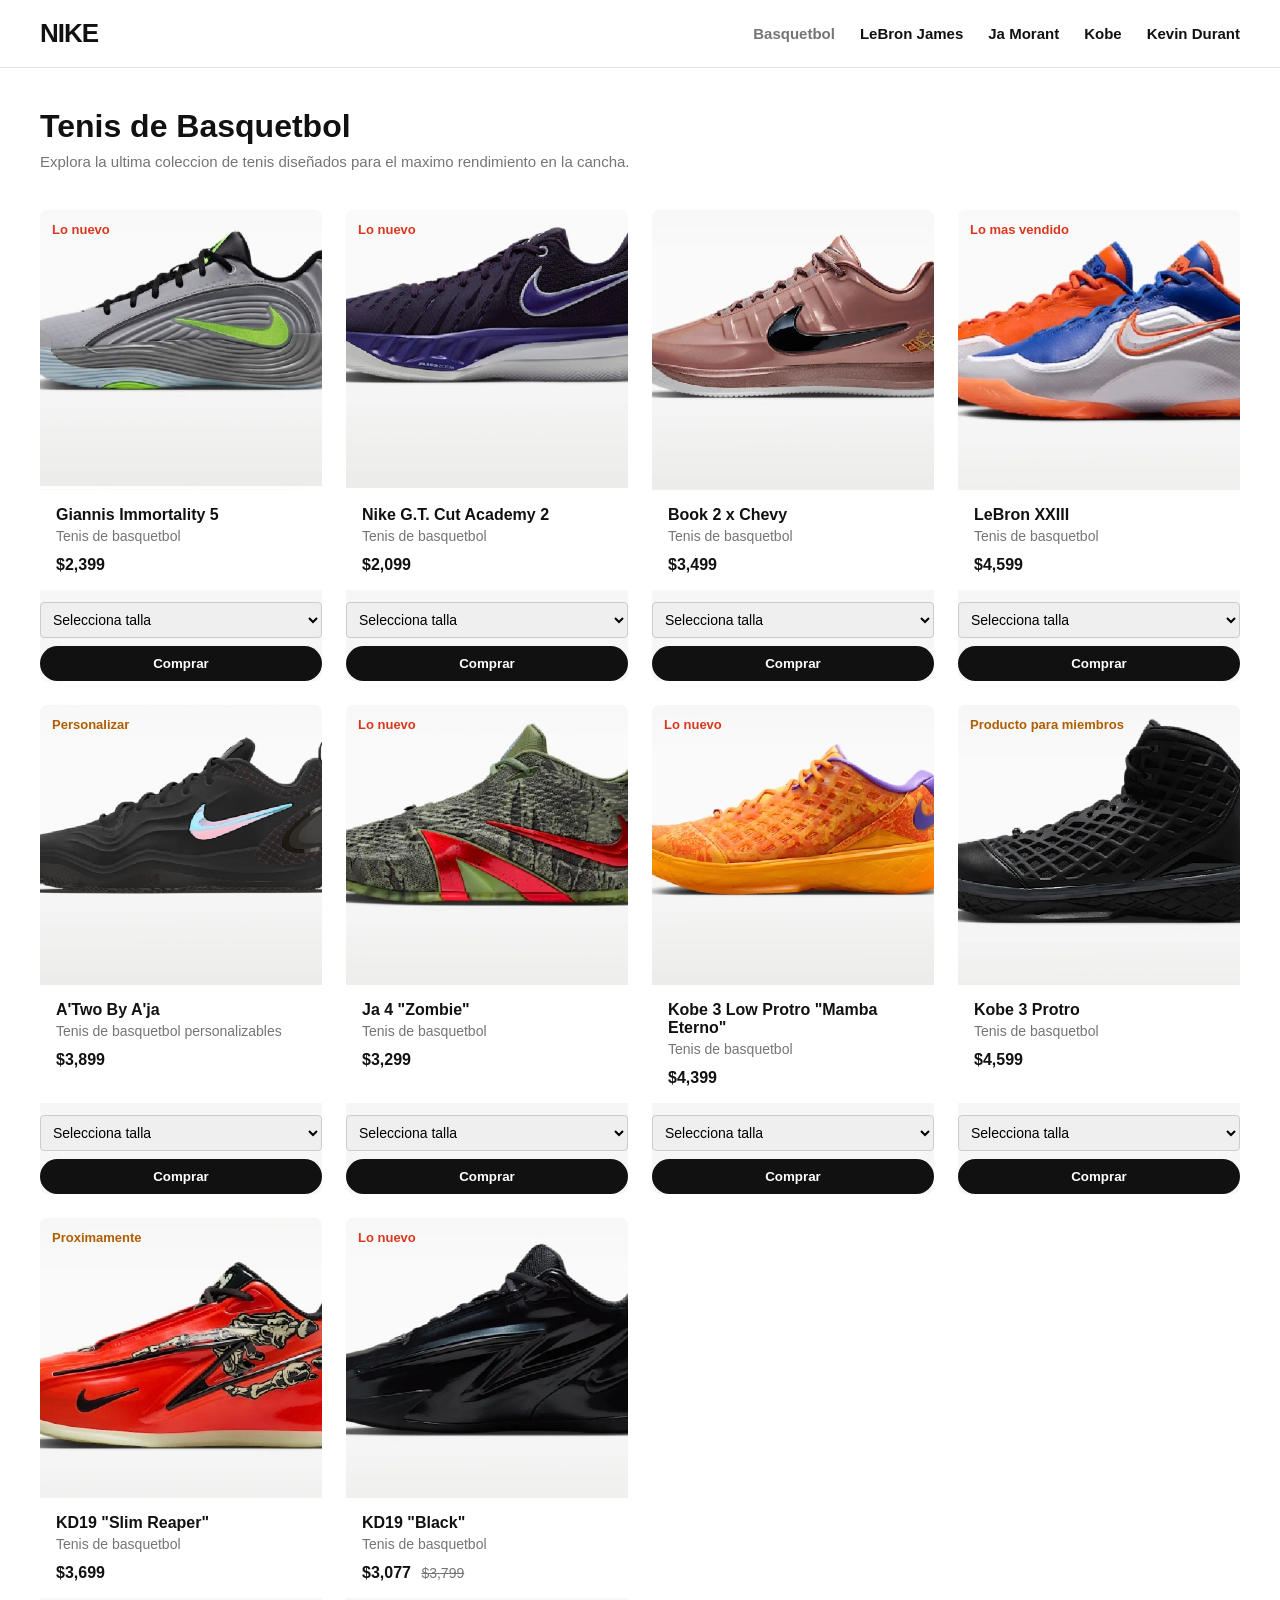
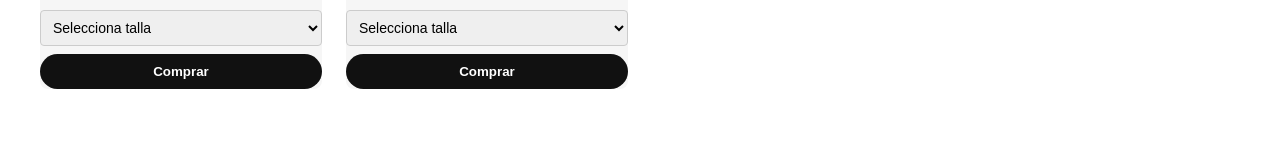
<file: index.html>
<!DOCTYPE html>
<html lang="es">
<head>
    <meta charset="UTF-8">
    <meta name="viewport" content="width=device-width, initial-scale=1.0">
    <title>Nike Basquetbol</title>
    <link rel="stylesheet" href="estilo.css">
</head>
<body>

    <!-- Navegacion -->
    <header>
        <nav class="navbar">
            <div class="logo">NIKE</div>
            <ul class="nav-links">
                <li><a href="#" class="active">Basquetbol</a></li>
                <li><a href="#">LeBron James</a></li>
                <li><a href="#">Ja Morant</a></li>
                <li><a href="#">Kobe</a></li>
                <li><a href="#">Kevin Durant</a></li>
            </ul>
        </nav>
    </header>

    <!-- Encabezado de la Seccion -->
    <section class="catalog-header">
        <h1>Tenis de Basquetbol</h1>
        <p>Explora la ultima coleccion de tenis diseñados para el maximo rendimiento en la cancha.</p>
    </section>

    <!-- Catalogo de Productos -->
    <main class="products-container">

        <!-- Producto 1 -->
        <div class="product-card">
            <div class="badge red">Lo nuevo</div>
            <div class="img-box">
                <img src="Giannis immortality 5.jpeg" alt="Giannis Immortality 5">
            </div>
            <div class="product-info">
                <h3>Giannis Immortality 5</h3>
                <p class="category">Tenis de basquetbol</p>
                <p class="price">$2,399</p>
            </div>
            <div class="purchase-box">
            <select id="talla-giannis-immortality-5" class="select-size">
              <option value="">Selecciona talla</option>
              <option value="23">23 cm</option>
              <option value="24">24 cm</option>
              <option value="25">25 cm</option>
              <option value="26">26 cm</option>
              <option value="27">27 cm</option>
              <option value="28">28 cm</option>
              <option value="29">29 cm</option>
            </select>
            <button class="btn-comprar" onclick="comprarProducto('Giannis Immortality 5', 2399, 'Giannis immortality 5.jpeg', 'talla-giannis-immortality-5')">Comprar</button>
            </div>
        </div>

        <!-- Producto 2 -->
        <div class="product-card">
            <div class="badge red">Lo nuevo</div>
            <div class="img-box">
                <img src="Nike G.T.cut Academy 2.jpeg" alt="Nike G.T. Cut Academy 2">
            </div>
            <div class="product-info">
                <h3>Nike G.T. Cut Academy 2</h3>
                <p class="category">Tenis de basquetbol</p>
                <p class="price">$2,099</p>
            </div>
            <div class="purchase-box">
            <select id="talla-nike-gt-cut-academy-2" class="select-size">
              <option value="">Selecciona talla</option>
              <option value="23">23 cm</option>
              <option value="24">24 cm</option>
              <option value="25">25 cm</option>
              <option value="26">26 cm</option>
              <option value="27">27 cm</option>
              <option value="28">28 cm</option>
              <option value="29">29 cm</option>
            </select>
            <button class="btn-comprar" onclick="comprarProducto('Nike G.T. Cut Academy 2', 2099, 'Nike G.T.cut Academy 2.jpeg', 'talla-nike-gt-cut-academy-2')">Comprar</button>
            </div>
        </div>

        <!-- Producto 3 -->
        <div class="product-card">
            <div class="img-box">
                <img src="Book 2 x chevy.jpeg" alt="Book 2 x Chevy">
            </div>
            <div class="product-info">
                <h3>Book 2 x Chevy</h3>
                <p class="category">Tenis de basquetbol</p>
                <p class="price">$3,499</p>
            </div>
            <div class="purchase-box">
            <select id="talla-book-2-chevy" class="select-size">
              <option value="">Selecciona talla</option>
              <option value="23">23 cm</option>
              <option value="24">24 cm</option>
              <option value="25">25 cm</option>
              <option value="26">26 cm</option>
              <option value="27">27 cm</option>
              <option value="28">28 cm</option>
              <option value="29">29 cm</option>
            </select>
            <button class="btn-comprar" onclick="comprarProducto('Book 2 x Chevy', 3499, 'Book 2 x chevy.jpeg', 'talla-book-2-chevy')">Comprar</button>
            </div>
        </div>

        <!-- Producto 4 -->
        <div class="product-card">
            <div class="badge red">Lo mas vendido</div>
            <div class="img-box">
                <img src="LeBron XXIII.jpeg" alt="LeBron XXIII">
            </div>
            <div class="product-info">
                <h3>LeBron XXIII</h3>
                <p class="category">Tenis de basquetbol</p>
                <p class="price">$4,599</p>
            </div>
            <div class="purchase-box">
            <select id="talla-lebron-xxiii" class="select-size">
              <option value="">Selecciona talla</option>
              <option value="23">23 cm</option>
              <option value="24">24 cm</option>
              <option value="25">25 cm</option>
              <option value="26">26 cm</option>
              <option value="27">27 cm</option>
              <option value="28">28 cm</option>
              <option value="29">29 cm</option>
            </select>
            <button class="btn-comprar" onclick="comprarProducto('LeBron XXIII', 4599, 'LeBron XXIII.jpeg', 'talla-lebron-xxiii')">Comprar</button>
            </div>
        </div>

        <!-- Producto 5 -->
        <div class="product-card">
            <div class="badge orange">Personalizar</div>
            <div class="img-box">
                <img src="A'Two By A'ja.jpeg" alt="A'Two By A'ja">
            </div>
            <div class="product-info">
                <h3>A'Two By A'ja</h3>
                <p class="category">Tenis de basquetbol personalizables</p>
                <p class="price">$3,899</p>
            </div>
            <div class="purchase-box">
            <select id="talla-atwo-aja" class="select-size">
              <option value="">Selecciona talla</option>
              <option value="23">23 cm</option>
              <option value="24">24 cm</option>
              <option value="25">25 cm</option>
              <option value="26">26 cm</option>
              <option value="27">27 cm</option>
              <option value="28">28 cm</option>
              <option value="29">29 cm</option>
           </select>
           <button class="btn-comprar" onclick="comprarProducto('A\'Two By A\'ja', 3899, 'A\'Two By A\'ja.jpeg', 'talla-atwo-aja')">Comprar</button>
           </div>
        </div>

        <!-- Producto 6 -->
        <div class="product-card">
            <div class="badge red">Lo nuevo</div>
            <div class="img-box">
                <img src="Ja 4 zombie.jpeg" alt="Ja 4 Zombie">
            </div>
            <div class="product-info">
                <h3>Ja 4 "Zombie"</h3>
                <p class="category">Tenis de basquetbol</p>
                <p class="price">$3,299</p>
            </div>
            
            <div class="purchase-box">
            <select id="talla-ja-4-zombie" class="select-size">
             <option value="">Selecciona talla</option>
              <option value="23">23 cm</option>
              <option value="24">24 cm</option>
              <option value="25">25 cm</option>
              <option value="26">26 cm</option>
              <option value="27">27 cm</option>
              <option value="28">28 cm</option>
              <option value="29">29 cm</option>
            </select>
            <button class="btn-comprar" onclick="comprarProducto('Ja 4 Zombie', 3299, 'ja 4 zombie.jpeg', 'talla-ja-4-zombie')">Comprar</button>
            </div>
        </div>

        <!-- Producto 7 -->
         <!--Desde aqui el probl-->
         
        <div class="product-card">
            <div class="badge red">Lo nuevo</div>
            <div class="img-box">
                <img src="Kobe 3 low protro.jpeg" alt="Kobe 3 Low Protro">
            </div>
            <div class="product-info">
                <h3>Kobe 3 Low Protro "Mamba Eterno"</h3>
                <p class="category">Tenis de basquetbol</p>
                <p class="price">$4,399</p>
            </div>
            
            <div class="purchase-box">
            <select id="talla-kobe-3-low-protro" class="select-size">
              <option value="">Selecciona talla</option>
               <option value="23">23 cm</option>
               <option value="24">24 cm</option>
               <option value="25">25 cm</option>
               <option value="26">26 cm</option>
               <option value="27">27 cm</option>
               <option value="28">28 cm</option>
               <option value="29">29 cm</option>
            </select>
            <button class="btn-comprar" onclick="comprarProducto('Kobe 3 Low Protro', 4399, 'Kobe 3 low protro.jpeg', 'talla-kobe-3-low-protro')">Comprar</button>
            </div>
        </div>

        <!-- Producto 8 -->
        <div class="product-card">
            <div class="badge orange">Producto para miembros</div>
            <div class="img-box">
                <img src="Kobe 3 protro.jpeg" alt="Kobe 3 Protro">
            </div>
            <div class="product-info">
                <h3>Kobe 3 Protro</h3>
                <p class="category">Tenis de basquetbol</p>
                <p class="price">$4,599</p>
            </div>
            
            <div class="purchase-box">
            <select id="talla-Kobe-3-protro" class="select-size">
                 <option value="">Selecciona talla</option>
                 <option value="23">23 cm</option>
                 <option value="24">24 cm</option>
                 <option value="25">25 cm</option>
                 <option value="26">26 cm</option>
                 <option value="27">27 cm</option>
                 <option value="28">28 cm</option>
                 <option value="29">29 cm</option>
                </select>
                <button class="btn-comprar" onclick="comprarProducto('Kobe 3 protro', 4599, 'Kobe 3 Protro.jpeg','talla-Kobe-3-protro')">Comprar</button>
            </div>
        </div>

        <!-- Producto 9 -->
        <div class="product-card">
            <div class="badge orange">Proximamente</div>
            <div class="img-box">
                <img src="KD19 slime reaper.jpeg" alt="KD19 Slim Reaper">
            </div>
            <div class="product-info">
                <h3>KD19 "Slim Reaper"</h3>
                <p class="category">Tenis de basquetbol</p>
                <p class="price">$3,699</p>
            </div>
            
            <div class="purchase-box">
            <select id="talla-Kd19-slime" class="select-size">
                <option value="">Selecciona talla</option>
                  <option value="23">23 cm</option>
                  <option value="24">24 cm</option>
                  <option value="25">25 cm</option>
                  <option value="26">26 cm</option>
                  <option value="27">27 cm</option>
                  <option value="28">28 cm</option>
                  <option value="29">29 cm</option>
                </select>
                <button class="btn-comprar" onclick="comprarProducto('KD19 slime reaper', 3077, 'KD19 slime reaper.jpeg','talla-Kd19-slime')">Comprar</button>
            </div>
        </div>

        <!-- Producto 10 -->
        <div class="product-card">
            <div class="badge red">Lo nuevo</div>
            <div class="img-box">
                <img src="KD 19 black.jpeg" alt="KD19 Black">
            </div>
            <div class="product-info">
                <h3>KD19 "Black"</h3>
                <p class="category">Tenis de basquetbol</p>
                <p class="price">$3,077 <span class="old-price">$3,799</span></p>
            </div
            >
            <div class="purchase-box">
            <select id="talla-kd19" class="select-size">
               <option value="">Selecciona talla</option>
                <option value="23">23 cm</option>
                <option value="24">24 cm</option>
                <option value="25">25 cm</option>
                <option value="26">26 cm</option>
                <option value="27">27 cm</option>
                <option value="28">28 cm</option>
                <option value="29">29 cm</option>
            </select>
               <button class="btn-comprar" onclick="comprarProducto('KD19 Black', 3077, 'KD 19 black.jpeg', 'talla-kd19')">Comprar</button>
            </div>
        </div>

    </main>
    <script>
        function comprarProducto(nombre, precio, imagen, selectId) {
        const talla = document.getElementById(selectId).value;

     if (!talla) {
        alert("Por favor selecciona una talla antes de comprar.");
        return;
     }

     // Guardar los datos del producto elegido
     const producto = {
        nombre: nombre,
        precio: precio,
        imagen: imagen,
        talla: talla
     };

      // Guardar en la memoria del navegador y redirigir a carrito.html
      localStorage.setItem('productoComprado', JSON.stringify(producto));
     window.location.href = 'carrito.html';
     }
   </script>
</body>
</html>
</file>
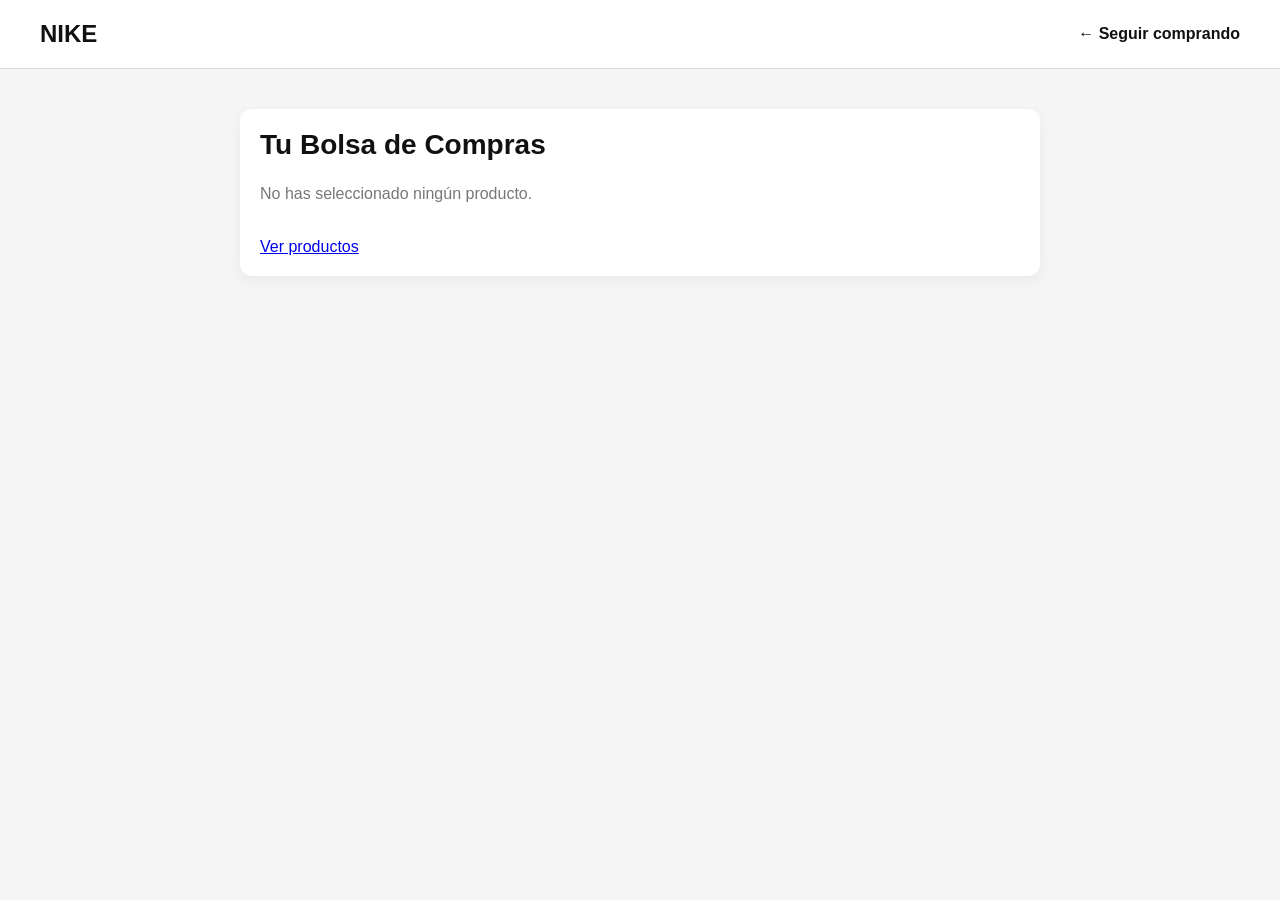
<file: carrito.html>
<!DOCTYPE html>
<html lang="es">
<head>
    <meta charset="UTF-8">
    <meta name="viewport" content="width=device-width, initial-scale=1.0">
    <title>Nike - Tu Carrito</title>
    <link rel="stylesheet" href="carrito.css">
</head>
<body>

    <header class="navbar">
        <div class="logo">NIKE</div>
        <!-- Enlace para regresar a la tienda -->
        <a href="tienda-nike.html" class="btn-volver">← Seguir comprando</a>
    </header>

    <main class="container">
        <h1>Tu Bolsa de Compras</h1>

        <div id="contenido-carrito" class="cart-box">
            <!-- Aquí se cargará el producto mediante JavaScript -->
        </div>
    </main>

    <script>
        // Obtener el producto guardado
        const productoGuardado = localStorage.getItem('productoComprado');
        const contenedor = document.getElementById('contenido-carrito');

        if (productoGuardado) {
            const producto = JSON.parse(productoGuardado);

            contenedor.innerHTML = `
                <div class="item-card">
                    <img src="${producto.imagen}" alt="${producto.nombre}" class="item-img">
                    <div class="item-details">
                        <h2>${producto.nombre}</h2>
                        <p>Talla: <strong>${producto.talla} cm</strong></p>
                        <p class="precio">$${producto.precio.toLocaleString()}</p>
                    </div>
                </div>

                <div class="resumen">
                    <div class="total-row">
                        <span>Total:</span>
                        <span>$${producto.precio.toLocaleString()}</span>
                    </div>
                    <button class="btn-finalizar" onclick="finalizarCompra()">Finalizar Compra</button>
                </div>
            `;
        } else {
            contenedor.innerHTML = `
                <p class="empty-msg">No has seleccionado ningún producto.</p>
                <a href="tienda-nike.html" class="btn-comprar">Ver productos</a>
            `;
        }

        function finalizarCompra() {
            alert("¡Gracias por tu compra!");
            localStorage.removeItem('productoComprado');
            window.location.href = 'tienda-nike.html';
        }
    </script>
</body>
</html>
</file>
<file: estilo.css>
/* Reseteo general */
* {
    margin: 0;
    padding: 0;
    box-sizing: border-box;
    font-family: 'Helvetica Neue', Arial, sans-serif;
}

body {
    background-color: #ffffff;
    color: #111111;
}

/* Barra de navegación */
.navbar {
    display: flex;
    justify-content: space-between;
    align-items: center;
    padding: 18px 40px;
    background-color: #ffffff;
    border-bottom: 1px solid #e5e5e5;
    position: sticky;
    top: 0;
    z-index: 100;
}

.logo {
    font-weight: 900;
    font-size: 26px;
    letter-spacing: -1px;
}

.nav-links {
    list-style: none;
    display: flex;
    gap: 25px;
}

.nav-links a {
    text-decoration: none;
    color: #111;
    font-weight: 600;
    font-size: 15px;
    transition: color 0.2s;
}

.nav-links a:hover,
.nav-links a.active {
    color: #757575;
}

/* Encabezado */
.catalog-header {
    padding: 40px 40px 20px;
    max-width: 1300px;
    margin: 0 auto;
}

.catalog-header h1 {
    font-size: 32px;
    font-weight: 800;
    margin-bottom: 8px;
}

.catalog-header p {
    color: #757575;
    font-size: 15px;
}

/* Contenedor de Productos (Grid) */
.products-container {
    display: grid;
    grid-template-columns: repeat(auto-fill, minmax(280px, 1fr));
    gap: 24px;
    padding: 20px 40px 60px;
    max-width: 1300px;
    margin: 0 auto;
}

/* Tarjetas de Producto */
.product-card {
    position: relative;
    background-color: #f6f6f6;
    border-radius: 8px;
    overflow: hidden;
    display: flex;
    flex-direction: column;
    transition: transform 0.2s, box-shadow 0.2s;
}

.product-card:hover {
    transform: translateY(-4px);
    box-shadow: 0 8px 20px rgba(0, 0, 0, 0.08);
}

/* Etiquetas (Badges) */
.badge {
    position: absolute;
    top: 12px;
    left: 12px;
    font-size: 13px;
    font-weight: 700;
    z-index: 2;
}

.badge.red {
    color: #d9381e;
}

.badge.orange {
    color: #b05d00;
}

/* Imagen del Producto */
.img-box {
    width: 100%;
    height: 280px;
    background-color: #f6f6f6;
    display: flex;
    align-items: center;
    justify-content: center;
    overflow: hidden;
}

.img-box img {
    width: 100%;
    height: 100%;
    object-fit: cover;
    transition: transform 0.3s ease;
}

.product-card:hover .img-box img {
    transform: scale(1.05);
}

/* Información del Producto */
.product-info {
    padding: 16px;
    background-color: #ffffff;
    flex-grow: 1;
}

.product-info h3 {
    font-size: 16px;
    font-weight: 700;
    margin-bottom: 4px;
    color: #111;
}

.product-info .category {
    font-size: 14px;
    color: #757575;
    margin-bottom: 12px;
}

.product-info .price {
    font-size: 16px;
    font-weight: 700;
    color: #111;
}

.old-price {
    text-decoration: line-through;
    color: #757575;
    font-size: 14px;
    font-weight: 400;
    margin-left: 6px;
}
/* Estilos para el botón de comprar y selector */
.purchase-box {
    margin-top: 12px;
    display: flex;
    flex-direction: column;
    gap: 8px;
}

.select-size {
    width: 100%;
    padding: 8px;
    border: 1px solid #ccc;
    border-radius: 4px;
    font-size: 14px;
    outline: none;
}

.btn-comprar {
    width: 100%;
    background-color: #111;
    color: #fff;
    border: none;
    padding: 10px;
    font-weight: 600;
    border-radius: 20px;
    cursor: pointer;
    transition: background-color 0.2s;
}

.btn-comprar:hover {
    background-color: #333;
}
</file>
<file: carrito.css>
* {
    margin: 0;
    padding: 0;
    box-sizing: border-box;
    font-family: 'Helvetica Neue', Arial, sans-serif;
}

body {
    background-color: #f5f5f5;
    color: #111;
}

.navbar {
    display: flex;
    justify-content: space-between;
    align-items: center;
    padding: 20px 40px;
    background-color: #fff;
    border-bottom: 1px solid #ddd;
}

.logo {
    font-size: 24px;
    font-weight: 900;
}

.btn-volver {
    text-decoration: none;
    color: #111;
    font-weight: 600;
}

.container {
    max-width: 800px;
    margin: 40px auto;
    padding: 20px;
    background-color: #fff;
    border-radius: 12px;
    box-shadow: 0 4px 12px rgba(0,0,0,0.05);
}

h1 {
    margin-bottom: 24px;
    font-size: 28px;
}

.cart-box {
    display: flex;
    flex-direction: column;
    gap: 20px;
}

.item-card {
    display: flex;
    align-items: center;
    gap: 20px;
    border-bottom: 1px solid #eee;
    padding-bottom: 20px;
}

.item-img {
    width: 140px;
    height: 140px;
    object-fit: cover;
    border-radius: 8px;
    background-color: #f6f6f6;
}

.item-details h2 {
    font-size: 20px;
    margin-bottom: 8px;
}

.item-details p {
    color: #555;
    font-size: 16px;
    margin-bottom: 8px;
}

.precio {
    font-size: 18px !important;
    font-weight: 800;
    color: #111 !important;
}

.resumen {
    margin-top: 10px;
}

.total-row {
    display: flex;
    justify-content: space-between;
    font-size: 20px;
    font-weight: 800;
    margin-bottom: 20px;
}

.btn-finalizar {
    width: 100%;
    background-color: #111;
    color: #fff;
    border: none;
    padding: 16px;
    font-size: 16px;
    font-weight: 700;
    border-radius: 30px;
    cursor: pointer;
    transition: background-color 0.2s;
}

.btn-finalizar:hover {
    background-color: #333;
}

.empty-msg {
    color: #777;
    font-size: 16px;
    margin-bottom: 15px;
}
</file>
